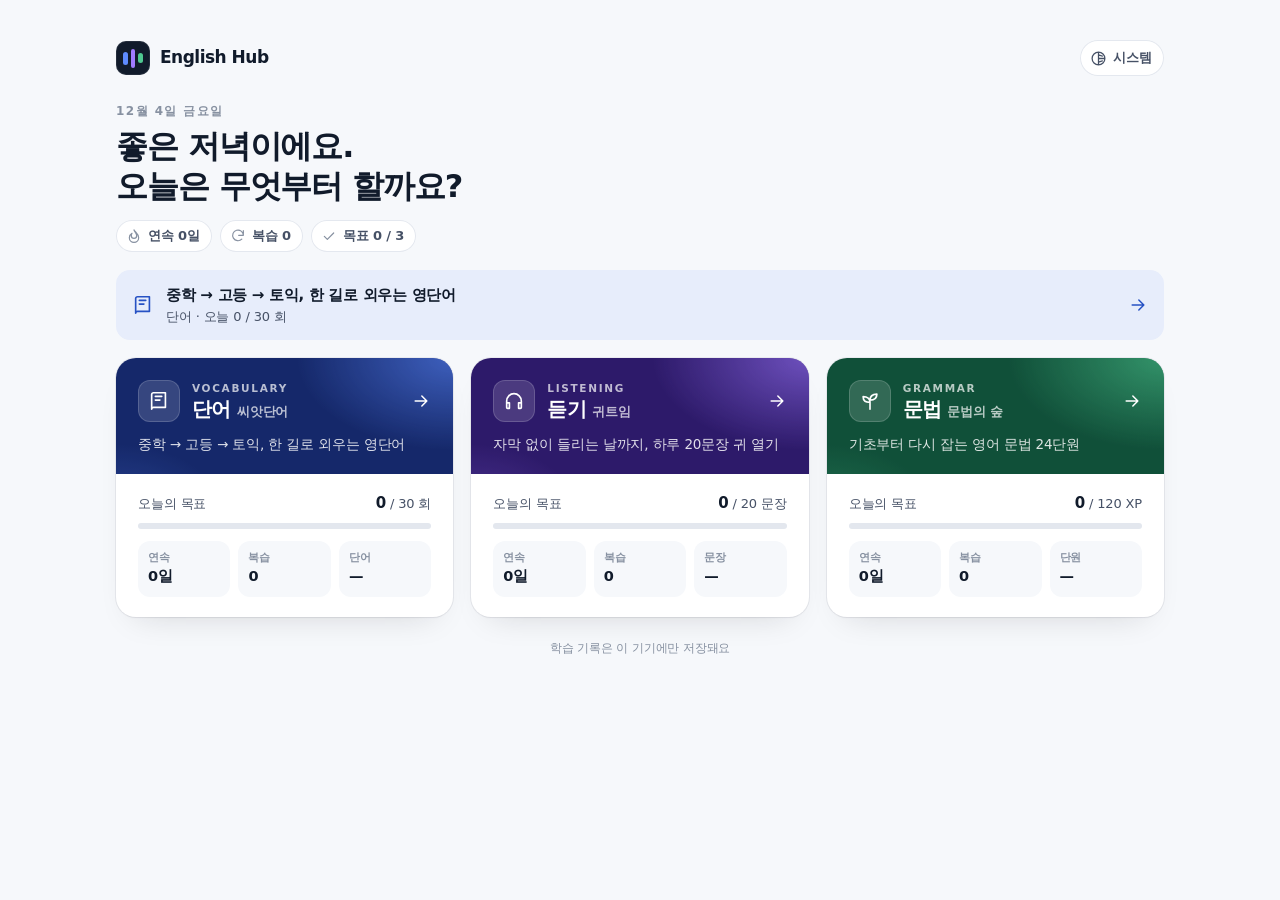
<file: index.html>
<!doctype html>
<html lang="ko" data-theme="light">
<head>
<meta charset="utf-8">
<meta name="viewport" content="width=device-width, initial-scale=1, viewport-fit=cover">
<meta name="theme-color" content="#F6F8FB">
<title>English Hub — 단어 · 듣기 · 문법</title>
<meta name="description" content="단어 · 듣기 · 문법을 한 곳에서 공부하는 영어 학습 앱">
<link rel="icon" href="data:image/svg+xml,%3Csvg xmlns='http://www.w3.org/2000/svg' viewBox='0 0 64 64'%3E%3Crect width='64' height='64' rx='16' fill='%23111B2B'/%3E%3Crect x='15' y='20.500' width='8' height='23' rx='4' fill='%235E8BFF'/%3E%3Crect x='28' y='14' width='8' height='36' rx='4' fill='%23A07BFF'/%3E%3Crect x='41' y='23' width='8' height='18' rx='4' fill='%234FC891'/%3E%3C/svg%3E">
<link rel="manifest" href="manifest.webmanifest">
<link rel="apple-touch-icon" href="icons/apple-touch-icon.png">
<meta name="apple-mobile-web-app-capable" content="yes">
<meta name="mobile-web-app-capable" content="yes">
<meta name="apple-mobile-web-app-title" content="English Hub">
<meta name="apple-mobile-web-app-status-bar-style" content="default">
<meta name="format-detection" content="telephone=no">
<script>
/* 첫 페인트 전에 테마 적용 */
(function () { try { var t = localStorage.getItem('englishhub.theme') || 'auto'; if (t === 'auto') t = matchMedia('(prefers-color-scheme: dark)').matches ? 'dark' : 'light'; document.documentElement.dataset.theme = t; } catch (e) {} })();
</script>
<style>
/* English Hub 통합 홈 — 무채색만 쓰고, 파트 색(단어 파랑 · 듣기 보라 · 문법 초록)은 카드에만 쓴다. */
:root {
  --bg: #F6F8FB; --surface: #FFFFFF; --ink: #111B2B; --ink-2: #465166; --muted: #8791A1; --line: #E4E8EF; --track: #E3E7EE;
  --shadow: 0 0 0 1px rgba(20, 30, 50, .06), 0 1px 2px rgba(20, 20, 30, .04), 0 16px 32px -20px rgba(20, 20, 30, .18);
  --sans: -apple-system, BlinkMacSystemFont, "Pretendard", "Apple SD Gothic Neo", "Noto Sans KR", "Malgun Gothic", system-ui, sans-serif;
}
[data-theme="dark"] {
  --bg: #0C111B; --surface: #141B28; --ink: #EEF1F6; --ink-2: #B4BDCC; --muted: #77839A; --line: #243044; --track: #212B3C;
  --shadow: 0 0 0 1px rgba(255, 255, 255, .06), 0 16px 32px -20px rgba(0, 0, 0, .7);
  color-scheme: dark;
}
.p-word { --brand: #2752C4; --soft: #E7EDFB; --hero: #16296B; --glow: #5E8BFF; }
.p-hear { --brand: #6B3FC4; --soft: #EFE9FB; --hero: #2E1B6B; --glow: #A07BFF; }
.p-grammar { --brand: #1B7A50; --soft: #E2F2EA; --hero: #11503A; --glow: #4FC891; }
[data-theme="dark"] .p-word { --brand: #9DB8FF; --soft: #1B2747; --hero: #16213F; }
[data-theme="dark"] .p-hear { --brand: #C2A8FF; --soft: #271F45; --hero: #221A42; --glow: #9A78F0; }
[data-theme="dark"] .p-grammar { --brand: #8FDDB6; --soft: #173226; --hero: #14312A; }

* { box-sizing: border-box; margin: 0; }
html { -webkit-text-size-adjust: 100%; -webkit-tap-highlight-color: transparent; }
body { background: var(--bg); color: var(--ink); font: 15px/1.5 var(--sans); letter-spacing: -.01em; -webkit-font-smoothing: antialiased; }
a { color: inherit; text-decoration: none; touch-action: manipulation; }
button { font: inherit; color: inherit; background: none; border: 0; padding: 0; cursor: pointer; touch-action: manipulation; }
:focus-visible { outline: 2px solid var(--ink); outline-offset: 2px; border-radius: 10px; }
svg.ic { width: 20px; height: 20px; fill: none; stroke: currentColor; stroke-width: 1.8; stroke-linecap: round; stroke-linejoin: round; flex: none; }

.page { max-width: 1080px; margin: 0 auto; padding: calc(18px + env(safe-area-inset-top)) max(16px, env(safe-area-inset-right)) calc(32px + env(safe-area-inset-bottom)) max(16px, env(safe-area-inset-left)); }
.top { display: flex; align-items: center; justify-content: space-between; gap: 12px; }
.logo { display: flex; align-items: center; gap: 10px; font-weight: 750; font-size: 17px; letter-spacing: -.03em; }
.logo i { width: 34px; height: 34px; border-radius: 10px; background: #111B2B; display: flex; align-items: center; justify-content: center; gap: 3px; box-shadow: inset 0 0 0 1px rgba(255, 255, 255, .08); }
.logo i b { width: 4.5px; border-radius: 3px; }
.theme { display: inline-flex; align-items: center; gap: 6px; height: 36px; padding: 0 12px 0 10px; border-radius: 999px; color: var(--ink-2); font-size: 13px; font-weight: 600; box-shadow: inset 0 0 0 1px var(--line); background: var(--surface); }
.theme .ic { width: 17px; height: 17px; }

.hello { margin-top: 26px; }
.hello small { display: block; font-size: 12px; font-weight: 650; letter-spacing: .12em; color: var(--muted); }
.hello h1 { font-size: clamp(24px, 6.4vw, 32px); line-height: 1.25; letter-spacing: -.035em; margin-top: 6px; word-break: keep-all; }
.pills { display: flex; flex-wrap: wrap; gap: 8px; margin-top: 14px; }
.pill { display: inline-flex; align-items: center; gap: 6px; height: 32px; padding: 0 12px 0 10px; border-radius: 999px; background: var(--surface); box-shadow: inset 0 0 0 1px var(--line); font-size: 13px; font-weight: 650; color: var(--ink-2); font-variant-numeric: tabular-nums; }
.pill .ic { width: 16px; height: 16px; color: var(--muted); }

.next { display: flex; align-items: center; gap: 12px; margin-top: 18px; padding: 14px 16px; border-radius: 14px; background: var(--soft); color: var(--ink); }
.next > .ic { color: var(--brand); width: 22px; height: 22px; }
.next .txt { flex: 1; min-width: 0; font-size: 13px; color: var(--ink-2); }
.next .txt b, .next .txt small { display: block; overflow: hidden; text-overflow: ellipsis; white-space: nowrap; }
.next .txt b { font-size: 15px; font-weight: 700; letter-spacing: -.02em; color: var(--ink); } .next .txt small { font-size: 13px; }
.next .go { color: var(--brand); display: flex; }

.cards { display: grid; gap: 14px; margin-top: 18px; }
.card { display: flex; flex-direction: column; border-radius: 20px; background: var(--surface); box-shadow: var(--shadow); overflow: hidden; transition: transform .15s; }
.card:active { transform: scale(.985); }
.card-hero { position: relative; isolation: isolate; overflow: hidden; padding: 18px 18px 16px; color: #fff; background: var(--hero); }
.card-hero::before { content: ""; position: absolute; inset: 0; z-index: -1; opacity: .8; background:
  radial-gradient(70% 120% at 100% 0%, color-mix(in srgb, var(--glow) 70%, transparent) 0%, transparent 66%),
  radial-gradient(50% 90% at 0% 130%, color-mix(in srgb, var(--glow) 30%, transparent) 0%, transparent 62%); }
.card-top { display: flex; align-items: center; gap: 12px; }
.card-ic { width: 42px; height: 42px; border-radius: 12px; display: grid; place-items: center; background: rgba(255, 255, 255, .14); box-shadow: inset 0 0 0 1px rgba(255, 255, 255, .16); flex: none; }
.card-ic .ic { width: 22px; height: 22px; }
.card-name { flex: 1; min-width: 0; } .card-name small { display: block; font-size: 10.5px; font-weight: 700; letter-spacing: .16em; opacity: .7; }
.card-name b { display: block; font-size: 20px; font-weight: 750; letter-spacing: -.03em; line-height: 1.2; }
.card-name b em { font-style: normal; font-size: 13px; font-weight: 600; opacity: .7; margin-left: 6px; letter-spacing: -.01em; }
.card-hero > p { margin-top: 12px; font-size: 13.5px; opacity: .86; min-height: 20px; overflow: hidden; text-overflow: ellipsis; white-space: nowrap; }
.card-body { padding: 14px 18px 16px; display: grid; gap: 12px; }
.goal { display: flex; align-items: baseline; justify-content: space-between; font-size: 13px; color: var(--ink-2); }
.goal b { font-size: 15px; color: var(--ink); font-variant-numeric: tabular-nums; } .goal .done { color: var(--brand); font-weight: 700; }
.bar { height: 6px; border-radius: 999px; background: var(--track); overflow: hidden; margin-top: -4px; }
.bar i { display: block; height: 100%; border-radius: 999px; background: var(--brand); }
.cells { display: grid; grid-template-columns: repeat(3, 1fr); gap: 8px; }
.cell { background: var(--bg); border-radius: 12px; padding: 9px 10px; min-width: 0; }
.cell small { display: block; font-size: 11px; color: var(--muted); font-weight: 600; }
.cell b { display: block; font-size: 14.5px; font-weight: 700; font-variant-numeric: tabular-nums; white-space: nowrap; overflow: hidden; text-overflow: ellipsis; }
.cell.hot b { color: var(--brand); }
.foot { margin-top: 22px; text-align: center; font-size: 12px; color: var(--muted); }

@media (min-width: 860px) {
  .page { padding-top: 40px; }
  .cards { grid-template-columns: repeat(3, 1fr); gap: 18px; }
  .card-hero { padding: 22px 22px 20px; } .card-body { padding: 18px 22px 20px; }
  .card:hover { transform: translateY(-2px); }
}
@media (prefers-reduced-motion: reduce) { .card { transition: none; } }
</style>
</head>
<body>
<div class="page" id="page"></div>
<noscript><p style="padding:24px">이 앱은 JavaScript가 필요합니다.</p></noscript>
<script src="shared/hub.js" data-root="./"></script>
<script>
(function () {
  'use strict';
  var EH = window.EH;
  var ICON = {
    word: 'M4 5a2 2 0 0 1 2-2h13v16H6a2 2 0 0 0-2 2zM4 19V5M8 7h7M8 11h5',
    hear: 'M4 15v-3a8 8 0 0 1 16 0v3M4 14h3v6H5a1 1 0 0 1-1-1zM20 14h-3v6h2a1 1 0 0 0 1-1z',
    grammar: 'M12 21v-8.5M12 13.5c0-4-2.8-6.2-7.5-6.2 0 4.2 2.8 6.2 7.5 6.2zM12 11c0-3.8 2.6-6.5 7.5-6.5 0 4.6-2.8 6.5-7.5 6.5z',
    auto: 'M12 3a9 9 0 1 0 0 18 9 9 0 0 0 0-18zM12 3v18M12 7l5.5 1.5M12 12h9M12 17l5.5-1.5',
    light: 'M12 4V2M12 22v-2M4 12H2M22 12h-2M5.6 5.6 4.2 4.2M19.8 19.8l-1.4-1.4M5.6 18.4l-1.4 1.4M19.8 4.2l-1.4 1.4M12 7.5a4.5 4.5 0 1 1 0 9 4.5 4.5 0 0 1 0-9z',
    dark: 'M20 14.5A8 8 0 0 1 9.5 4 8 8 0 1 0 20 14.500z',
    flame: 'M12 3c1 3 4 4.5 4 8.500a4 4 0 0 1-8 0c0-1.500.5-2.500 1-3.500C6.5 9.500 5 12 5 14.500a7 7 0 0 0 14 0C19 9 14.500 6.500 12 3z',
    review: 'M20 11a8 8 0 1 0-2.300 5.700M20 4v7h-7',
    arrow: 'M5 12h14M13 6l6 6-6 6',
    check: 'M5 12.500l4.500 4.500L19 7.500'
  };
  var ic = function (n) { return '<svg class="ic" viewBox="0 0 24 24" aria-hidden="true"><path d="' + ICON[n] + '"/></svg>'; };
  var esc = function (s) { return String(s).replace(/[&<>"']/g, function (c) { return { '&': '&amp;', '<': '&lt;', '>': '&gt;', '"': '&quot;', "'": '&#39;' }[c]; }); };
  var num = function (n) { return Number(n).toLocaleString('ko-KR'); };
  var read = function (k) { try { return JSON.parse(localStorage.getItem(k)) || {}; } catch (e) { return {}; } };
  var MODE_LABEL = { auto: '시스템', light: '라이트', dark: '다크' };

  /* 날짜 번호: 단어 · 문법 파트가 쓰는 것과 같은 계산(그 지역 날짜 기준) */
  var dnum = function (d) { d = d || new Date(); return Math.floor(Date.UTC(d.getFullYear(), d.getMonth(), d.getDate()) / 864e5); };
  var ymd = function (d) { return d.getFullYear() + '-' + String(d.getMonth() + 1).padStart(2, '0') + '-' + String(d.getDate()).padStart(2, '0'); };
  function run(has, t) { var d = has(t) ? t : t - 1, n = 0; while (has(d)) { n++; d--; } return n; }

  /* 세 파트의 학습 기록을 저장된 그대로 읽어 요약한다(기록 형식은 각 파트의 것). */
  function stats() {
    var t = dnum(), now = Date.now();
    var W = read('autoword.v1'), H = read('gwiteuim.v1'), G = read('grammar-forest-v1');
    var wd = W.days || {}, ww = W.words || {}, hd = H.days || {}, hs = H.srs || {}, gd = G.days || {}, gs = G.srs || {};
    var hkey = function (n) { return ymd(new Date(n * 864e5 + new Date().getTimezoneOffset() * 6e4 + 432e5)); };
    return {
      word: { today: (wd[t] && wd[t].n) || 0, goal: W.goal || 30, streak: run(function (d) { return wd[d] && wd[d].n; }, t),
        due: Object.keys(ww).filter(function (k) { return ww[k].n > 0 && ww[k].d <= t; }).length },
      hear: { today: hd[ymd(new Date())] || 0, goal: H.goal || 20, streak: run(function (d) { return hd[hkey(d)]; }, t),
        due: Object.keys(hs).filter(function (k) { return hs[k].d <= now; }).length },
      grammar: { today: gd[t] || 0, goal: (G.profile && G.profile.goal) || 120, streak: run(function (d) { return gd[d] > 0; }, t),
        due: Object.keys(gs).filter(function (k) { return gs[k].due <= t; }).length }
    };
  }

  var PARTS = [
    { key: 'word', name: '단어', title: '씨앗단어', eyebrow: 'VOCABULARY', unit: '회', each: '단어', tagline: '중학 → 고등 → 토익, 한 길로 외우는 영단어' },
    { key: 'hear', name: '듣기', title: '귀트임', eyebrow: 'LISTENING', unit: '문장', each: '문장', tagline: '자막 없이 들리는 날까지, 하루 20문장 귀 열기' },
    { key: 'grammar', name: '문법', title: '문법의 숲', eyebrow: 'GRAMMAR', unit: 'XP', each: '단원', tagline: '기초부터 다시 잡는 영어 문법 24단원' }
  ];

  function card(p, s, sum) {
    var done = s.today >= s.goal, pct = Math.max(0, Math.min(100, s.today / s.goal * 100));
    var prog = sum.total ? num(sum.done) + ' / ' + num(sum.total) : '—';
    return '<a class="card p-' + p.key + '" href="' + p.key + '/">'
      + '<div class="card-hero"><div class="card-top"><span class="card-ic">' + ic(p.key) + '</span>'
      + '<span class="card-name"><small>' + p.eyebrow + '</small><b>' + p.name + '<em>' + p.title + '</em></b></span>' + ic('arrow') + '</div>'
      + '<p>' + esc(sum.next || p.tagline) + '</p></div>'
      + '<div class="card-body"><div class="goal"><span>오늘의 목표</span>'
      + (done ? '<span class="done">달성 · ' + num(s.today) + ' ' + p.unit + '</span>' : '<span><b>' + num(s.today) + '</b> / ' + num(s.goal) + ' ' + p.unit + '</span>') + '</div>'
      + '<div class="bar"><i style="width:' + pct + '%"></i></div>'
      + '<div class="cells"><div class="cell"><small>연속</small><b>' + s.streak + '일</b></div>'
      + '<div class="cell' + (s.due ? ' hot' : '') + '"><small>복습</small><b>' + num(s.due) + '</b></div>'
      + '<div class="cell"><small>' + p.each + '</small><b>' + prog + '</b></div></div></div></a>';
  }

  /* 추천 한 줄: 밀린 복습이 가장 많은 파트 → 오늘 목표를 아직 못 채운 파트 → 모두 달성 */
  function suggest(st, sums) {
    var due = PARTS.filter(function (p) { return st[p.key].due > 0; }).sort(function (a, b) { return st[b.key].due - st[a.key].due; })[0];
    if (due) return { p: due, head: due.name + ' 복습 ' + num(st[due.key].due) + '개가 기다려요', sub: '밀린 복습부터 끝내면 오래 기억에 남아요', icon: 'review' };
    var todo = PARTS.filter(function (p) { return st[p.key].today < st[p.key].goal; })[0];
    if (todo) return { p: todo, head: sums[todo.key].next || todo.tagline, sub: todo.name + ' · 오늘 ' + num(st[todo.key].today) + ' / ' + num(st[todo.key].goal) + ' ' + todo.unit, icon: todo.key };
    return { p: PARTS[0], head: '오늘 목표를 모두 채웠어요', sub: '더 하고 싶다면 단어부터 가볍게', icon: 'check' };
  }

  function render() {
    EH.apply();
    var st = stats(), sums = {}, now = new Date(), h = now.getHours();
    PARTS.forEach(function (p) { sums[p.key] = EH.readSummary(p.key); });
    var hello = h < 5 ? '늦은 시간까지 수고해요' : h < 12 ? '좋은 아침이에요' : h < 18 ? '좋은 오후예요' : '좋은 저녁이에요';
    var best = Math.max(st.word.streak, st.hear.streak, st.grammar.streak);
    var due = st.word.due + st.hear.due + st.grammar.due;
    var hit = PARTS.filter(function (p) { return st[p.key].today >= st[p.key].goal; }).length;
    var sg = suggest(st, sums), mode = EH.mode();
    var date = (now.getMonth() + 1) + '월 ' + now.getDate() + '일 ' + '일월화수목금토'[now.getDay()] + '요일';
    document.getElementById('page').innerHTML =
      '<header class="top"><span class="logo"><i><b style="height:13px;background:#5E8BFF"></b><b style="height:19px;background:#A07BFF"></b><b style="height:10px;background:#4FC891"></b></i>English Hub</span>'
      + '<button class="theme" id="theme" aria-label="테마 바꾸기: 지금 ' + MODE_LABEL[mode] + '">' + ic(mode) + MODE_LABEL[mode] + '</button></header>'
      + '<section class="hello"><small>' + date + '</small><h1>' + hello + '.<br>오늘은 무엇부터 할까요?</h1>'
      + '<div class="pills"><span class="pill">' + ic('flame') + '연속 ' + best + '일</span><span class="pill">' + ic('review') + '복습 ' + num(due) + '</span><span class="pill">' + ic('check') + '목표 ' + hit + ' / 3</span></div></section>'
      + '<a class="next p-' + sg.p.key + '" href="' + sg.p.key + '/">' + ic(sg.icon) + '<span class="txt"><b>' + esc(sg.head) + '</b><small>' + esc(sg.sub) + '</small></span><span class="go">' + ic('arrow') + '</span></a>'
      + '<section class="cards">' + PARTS.map(function (p) { return card(p, st[p.key], sums[p.key]); }).join('') + '</section>'
      + '<p class="foot">학습 기록은 이 기기에만 저장돼요</p>';
    document.getElementById('theme').onclick = function () {
      EH.setMode(EH.MODES[(EH.MODES.indexOf(EH.mode()) + 1) % EH.MODES.length]);
      render();
    };
  }

  EH.onSystemChange(render);
  addEventListener('pageshow', render);                 /* 파트에서 돌아왔을 때 숫자를 새로 읽는다 */
  document.addEventListener('visibilitychange', function () { if (!document.hidden) render(); });
  render();
})();
</script>
</body>
</html>
</file>
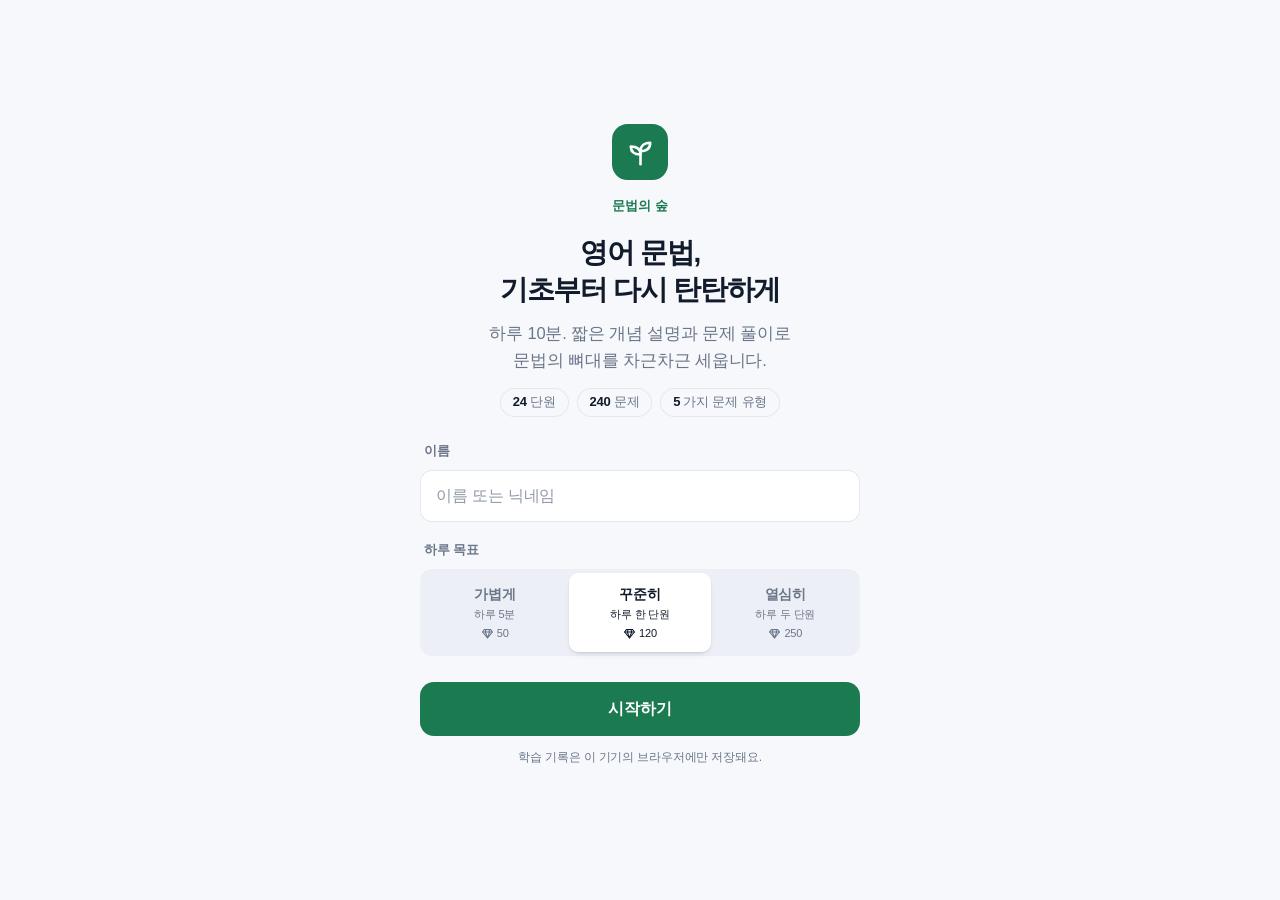
<file: grammar/index.html>
<!doctype html>
<html lang="ko">
<head>
<meta charset="utf-8">
<meta name="viewport" content="width=device-width, initial-scale=1, viewport-fit=cover">
<meta name="color-scheme" content="light dark">
<meta name="theme-color" content="#f6f8fb" media="(prefers-color-scheme: light)">
<meta name="theme-color" content="#0c111b" media="(prefers-color-scheme: dark)">
<title>문법의 숲 · 기초부터 다시 잡는 영어 문법</title>
<link rel="icon" href="data:image/svg+xml,%3Csvg xmlns='http://www.w3.org/2000/svg' viewBox='0 0 32 32'%3E%3Crect width='32' height='32' rx='9' fill='%2311503a'/%3E%3Cg fill='none' stroke='%23fff' stroke-width='2' stroke-linecap='round' stroke-linejoin='round' transform='translate(6.4 6.4) scale(.8)'%3E%3Cpath d='M12 21v-8.5'/%3E%3Cpath d='M12 13.5c0-4-2.8-6.2-7.5-6.2 0 4.2 2.8 6.2 7.5 6.2z'/%3E%3Cpath d='M12 11c0-3.8 2.6-6.5 7.5-6.5 0 4.6-2.8 6.5-7.5 6.5z'/%3E%3C/g%3E%3C/svg%3E">
<link rel="manifest" href="../manifest.webmanifest">
<link rel="apple-touch-icon" href="../icons/apple-touch-icon.png">
<meta name="apple-mobile-web-app-capable" content="yes">
<meta name="mobile-web-app-capable" content="yes">
<meta name="apple-mobile-web-app-title" content="English Hub">
<meta name="apple-mobile-web-app-status-bar-style" content="default">
<meta name="format-detection" content="telephone=no">
<link rel="stylesheet" href="css/style.css">
<script>
/* 첫 페인트 전에 테마 적용 */
(function () { try { var t = localStorage.getItem('englishhub.theme'); if (t === 'light' || t === 'dark') document.documentElement.dataset.theme = t; } catch (e) {} })();
</script>
</head>
<body>
<div id="app" class="app"></div>
<noscript><p style="padding:24px">문법의 숲을 사용하려면 브라우저에서 자바스크립트를 켜 주세요.</p></noscript>
<script src="../shared/hub.js" data-root="../"></script>
<script src="js/data/ch1.js"></script>
<script src="js/data/ch2.js"></script>
<script src="js/data/ch3.js"></script>
<script src="js/data/ch4.js"></script>
<script src="js/data/ch5.js"></script>
<script src="js/data/ch6.js"></script>
<script src="js/core.js"></script>
<script src="js/app.js"></script>
</body>
</html>
</file>
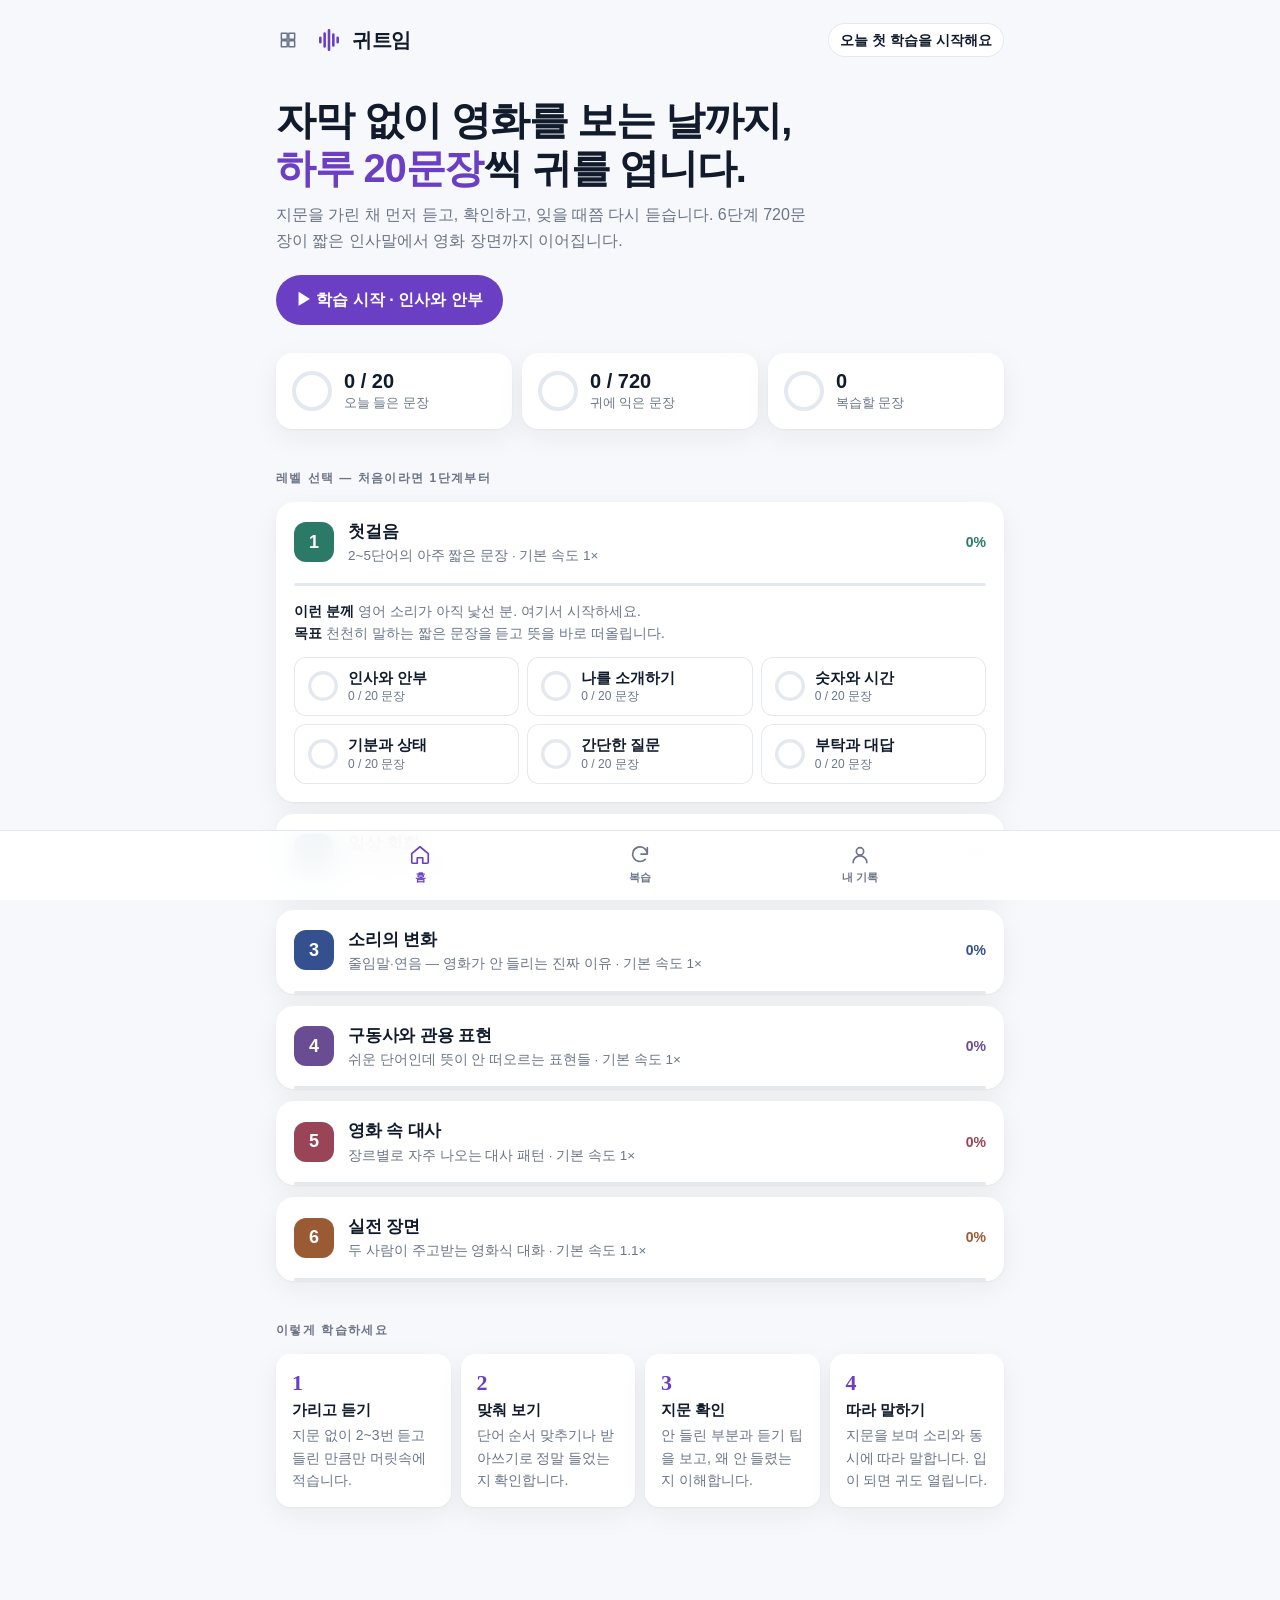
<file: hear/index.html>
<!doctype html>
<html lang="ko">
<head>
<meta charset="utf-8">
<meta name="viewport" content="width=device-width, initial-scale=1, viewport-fit=cover">
<meta name="theme-color" content="#F6F8FB">
<link rel="icon" href="data:image/svg+xml,%3Csvg xmlns='http://www.w3.org/2000/svg' viewBox='0 0 64 64'%3E%3Crect width='64' height='64' rx='16' fill='%232E1B6B'/%3E%3Cpath d='M16 28v8M24 20v24M32 14v36M40 22v20M48 28v8' stroke='%23fff' stroke-width='5' stroke-linecap='round'/%3E%3C/svg%3E">
<link rel="manifest" href="../manifest.webmanifest">
<link rel="apple-touch-icon" href="../icons/apple-touch-icon.png">
<meta name="apple-mobile-web-app-capable" content="yes">
<meta name="mobile-web-app-capable" content="yes">
<meta name="apple-mobile-web-app-title" content="English Hub">
<meta name="apple-mobile-web-app-status-bar-style" content="default">
<meta name="format-detection" content="telephone=no">
<script>
/* 첫 페인트 전에 테마 적용 */
(function () { try { var t = localStorage.getItem('englishhub.theme') || 'auto'; if (t === 'auto') t = matchMedia('(prefers-color-scheme: dark)').matches ? 'dark' : 'light'; document.documentElement.dataset.theme = t; } catch (e) {} })();
</script>
<title>귀트임 — 영어 듣기 훈련</title>
<link rel="stylesheet" href="style.css">
</head>
<body>
<div id="app"></div>
<script src="../shared/hub.js" data-root="../"></script>
<script src="data.js"></script>
<script src="app.js"></script>
</body>
</html>
</file>
<file: grammar/css/style.css>
/* 문법의 숲 — 스타일 */
:root {
  --bg: #f6f8fb;
  --surface: #ffffff;
  --surface-2: #eef1f6;
  --ink: #111b2b;
  --muted: #6b7689;
  --line: #e4e8ef;
  --brand: #1b7a50;
  --brand-d: #15633f;
  --brand-soft: #e2f2ea;
  --accent: #1f8257;
  --accent-d: #15633f;
  --accent-soft: #e2f2ea;
  --ok: #2f7d62;
  --ok-d: #23634d;
  --ok-soft: #e6f1ec;
  --no: #b8433e;
  --no-d: #96332f;
  --no-soft: #f8e9e7;
  --gold: #d9a63a;
  --mark: #cdebdb;
  --on: #ffffff;
  --hero-a: #1c6e4b;
  --hero-b: #0e3a29;
  --sh-1: 0 1px 2px rgba(20, 30, 50, .04);
  --sh-2: 0 1px 2px rgba(20, 30, 50, .04), 0 8px 24px -14px rgba(20, 30, 50, .12);
  --sh-3: 0 2px 4px rgba(20, 30, 50, .05), 0 24px 48px -20px rgba(20, 30, 50, .25);
  --r: 16px;
  --font: -apple-system, BlinkMacSystemFont, "Pretendard", "Apple SD Gothic Neo", "Noto Sans KR", "Malgun Gothic", "Segoe UI", sans-serif;
  --round: var(--font);
  --en: "Iowan Old Style", "Palatino Linotype", Palatino, Georgia, "Apple SD Gothic Neo", "Noto Sans KR", "Malgun Gothic", serif;
}
@media (prefers-color-scheme: dark) {
  :root:not([data-theme="light"]) {
    --bg: #0c111b; --surface: #141b28; --surface-2: #1c2534; --ink: #eef1f6; --muted: #8490a6; --line: #243044;
    --brand: #8fddb6; --brand-d: #6fc79d; --brand-soft: #173226;
    --accent: #7fd4ac; --accent-d: #62bd93; --accent-soft: #173226;
    --ok: #6dbfa4; --ok-d: #4c9f84; --ok-soft: #17302a; --no: #e27d78; --no-d: #bd5650; --no-soft: #381e1e;
    --gold: #e0b65a; --mark: #1f4a38; --on: #0c111b; --hero-a: #1b4a37; --hero-b: #12251e;
    --sh-1: 0 1px 2px rgba(0, 0, 0, .3);
    --sh-2: 0 1px 2px rgba(0, 0, 0, .3), 0 8px 24px -14px rgba(0, 0, 0, .5);
    --sh-3: 0 2px 4px rgba(0, 0, 0, .3), 0 24px 48px -20px rgba(0, 0, 0, .7);
  }
}
:root[data-theme="dark"] {
  --bg: #0c111b; --surface: #141b28; --surface-2: #1c2534; --ink: #eef1f6; --muted: #8490a6; --line: #243044;
  --brand: #8fddb6; --brand-d: #6fc79d; --brand-soft: #173226;
  --accent: #7fd4ac; --accent-d: #62bd93; --accent-soft: #173226;
  --ok: #6dbfa4; --ok-d: #4c9f84; --ok-soft: #17302a; --no: #e27d78; --no-d: #bd5650; --no-soft: #381e1e;
  --gold: #e0b65a; --mark: #1f4a38; --on: #0c111b; --hero-a: #1b4a37; --hero-b: #12251e;
  --sh-1: 0 1px 2px rgba(0, 0, 0, .3);
  --sh-2: 0 1px 2px rgba(0, 0, 0, .3), 0 8px 24px -14px rgba(0, 0, 0, .5);
  --sh-3: 0 2px 4px rgba(0, 0, 0, .3), 0 24px 48px -20px rgba(0, 0, 0, .7);
}

*, *::before, *::after { box-sizing: border-box; }
html { -webkit-text-size-adjust: 100%; }
body {
  margin: 0; background: var(--bg); color: var(--ink);
  font: 16px/1.6 var(--font); letter-spacing: -.011em; -webkit-font-smoothing: antialiased; text-rendering: optimizeLegibility;
  word-break: keep-all; overflow-wrap: anywhere;
}
h1, h2, h3, p, ul, ol { margin: 0; padding: 0; }
ul, ol { list-style: none; }
button, input { font: inherit; color: inherit; letter-spacing: inherit; }
button { cursor: pointer; border: 0; background: none; padding: 0; -webkit-tap-highlight-color: transparent; }
a { color: inherit; text-decoration: none; }
:focus-visible { outline: 3px solid color-mix(in srgb, var(--brand) 45%, transparent); outline-offset: 2px; }
::selection { background: color-mix(in srgb, var(--brand) 24%, transparent); }
mark { background: linear-gradient(transparent 62%, var(--mark) 62%); color: inherit; padding: 0 .08em; font-weight: 700; }
small { font-size: .8125rem; }
.ic { flex: none; vertical-align: -.17em; }

/* ---------- 레이아웃 ---------- */
.main { position: relative; z-index: 1; max-width: 720px; margin: 0 auto; padding: 20px 20px 48px; }
.main.enter { animation: enter .32s cubic-bezier(.2, .8, .2, 1) both; }
.with-nav { padding-bottom: calc(76px + env(safe-area-inset-bottom)); }
.focus .main { min-height: 100dvh; display: flex; flex-direction: column; padding-bottom: 0; }

.nav {
  position: fixed; z-index: 20; left: 0; right: 0; bottom: 0; display: flex;
  background: color-mix(in srgb, var(--surface) 82%, transparent); -webkit-backdrop-filter: saturate(1.8) blur(18px); backdrop-filter: saturate(1.8) blur(18px);
  border-top: 1px solid var(--line); padding-bottom: env(safe-area-inset-bottom);
}
.nav-brand { display: none; }
.nav-item {
  position: relative; isolation: isolate; flex: 1; display: flex; flex-direction: column; align-items: center; gap: 5px;
  padding: 10px 4px 8px; color: var(--muted); font-size: .6875rem; font-weight: 600; transition: color .15s;
}
.nav-item::before {
  content: ""; position: absolute; z-index: -1; top: 6px; left: 50%; width: 58px; height: 32px; margin-left: -29px; border-radius: 16px;
  background: var(--brand-soft); opacity: 0; transform: scaleX(.6); transition: opacity .2s, transform .25s cubic-bezier(.2, .8, .2, 1);
}
.nav-item.on { color: var(--brand); font-weight: 700; }
.nav-item.on::before { opacity: 1; transform: none; }
.nav-item .dot {
  position: absolute; top: 3px; left: calc(50% + 8px); min-width: 18px; height: 18px; padding: 0 5px; border-radius: 9px;
  background: var(--no); color: #fff; font-size: .6875rem; font-weight: 700; line-height: 18px; text-align: center; box-shadow: 0 0 0 2px var(--surface);
}
@media (min-width: 900px) {
  .with-nav { padding-bottom: 0; padding-left: 248px; }
  .nav {
    right: auto; top: 0; width: 248px; flex-direction: column; gap: 2px; padding: 22px 14px;
    border-top: 0; border-right: 1px solid var(--line); background: color-mix(in srgb, var(--surface) 70%, transparent);
  }
  .nav-brand { display: flex; align-items: center; gap: 10px; padding: 0 10px 24px; font-size: 1.0625rem; font-weight: 700; letter-spacing: -.03em; color: var(--ink); }
  .nav-item { flex: none; flex-direction: row; gap: 12px; padding: 11px 14px; border-radius: 12px; font-size: .9375rem; }
  .nav-item::before { display: none; }
  .nav-item:hover { background: var(--surface-2); color: var(--ink); }
  .nav-item.on { background: var(--brand-soft); color: var(--brand); }
  .nav-item .dot { position: static; margin-left: auto; box-shadow: none; }
  .main { padding-top: 32px; }
}

.topbar { display: flex; align-items: center; justify-content: space-between; gap: 12px; padding: 4px 2px 18px; }
.brand { font-size: 1.5rem; font-weight: 700; line-height: 1.2; letter-spacing: -.035em; }
.chips { display: flex; gap: 8px; }
.chip {
  display: inline-flex; align-items: center; gap: 5px; color: var(--muted); border: 1px solid var(--line); border-radius: 999px; padding: 5px 12px 5px 9px;
  font-size: .8125rem; font-weight: 600; line-height: 1.3; font-variant-numeric: tabular-nums;
}
.logo { --s: 32px; width: var(--s); height: var(--s); flex: none; display: grid; place-items: center; border-radius: calc(var(--s) * .28); background: var(--brand); color: var(--on); }

/* ---------- 버튼 ---------- */
.btn {
  position: relative; display: inline-flex; align-items: center; justify-content: center; gap: 8px; min-height: 48px; padding: 10px 22px;
  border-radius: 12px; background: var(--brand); color: var(--on); font-weight: 600; text-align: center; line-height: 1.3;
  transition: transform .12s, filter .15s, background .15s, opacity .15s;
}
.btn:hover { filter: brightness(1.12); }
.btn:active { transform: scale(.985); filter: brightness(.95); }
.btn.big { width: 100%; min-height: 54px; font-size: 1rem; border-radius: 14px; }
.btn.sm { min-height: 38px; padding: 6px 14px; font-size: .875rem; border-radius: 11px; }
.btn.grow, .grow { flex: 1; min-width: 0; }
.btn.accent { background: var(--ink); color: var(--bg); }
.btn.danger { background: var(--no); }
.btn.light { background: var(--surface); color: var(--ink); box-shadow: inset 0 0 0 1px var(--line); }
.btn.light:hover { filter: none; background: var(--surface-2); }
.btn.danger-text { color: var(--no); }
.btn:disabled { background: var(--surface-2); color: color-mix(in srgb, var(--muted) 70%, transparent); box-shadow: inset 0 0 0 1px var(--line); cursor: not-allowed; filter: none; transform: none; }
.link { color: var(--brand); font-weight: 700; font-size: .875rem; padding: 6px 4px; border-radius: 6px; }
.link:hover { text-decoration: underline; text-underline-offset: 3px; }
.icon-btn { width: 40px; height: 40px; flex: none; display: grid; place-items: center; border-radius: 50%; color: var(--muted); transition: background .15s, color .15s; }
.icon-btn:hover { background: var(--surface-2); color: var(--ink); }
.row { display: flex; gap: 10px; }

/* ---------- 카드 ---------- */
.card { background: var(--surface); border: 1px solid var(--line); border-radius: var(--r); padding: 22px; margin-bottom: 16px; }
.card h2, .sec-head h2 { font-size: 1.0625rem; font-weight: 700; letter-spacing: -.02em; margin-bottom: 14px; }
.card h2 small, .sec-head h2 small { color: var(--muted); font: 700 .8125rem var(--round); margin-left: 6px; }
.muted { color: var(--muted); font-size: .875rem; }
.eyebrow { color: var(--muted); font-size: .8125rem; font-weight: 600; }
.fine { color: var(--muted); font-size: .75rem; }
.center { text-align: center; }
.empty { text-align: center; color: var(--muted); font-size: .9375rem; padding: 36px 16px; border: 1.5px dashed var(--line); border-radius: var(--r); }
.tag { display: inline-block; background: var(--surface-2); color: var(--muted); border-radius: 999px; padding: 2px 10px; font: 600 .75rem/1.5 var(--font); }
.tag.retry { background: var(--accent-soft); color: var(--accent-d); }
.stars { display: inline-flex; gap: 1px; color: var(--line); font-size: .875rem; line-height: 1; }
.stars i { font-style: normal; }
.stars i.on { color: var(--gold); }
.goal-bar { height: 8px; border-radius: 4px; background: var(--surface-2); overflow: hidden; }
.goal-bar i { display: block; height: 100%; border-radius: 4px; background: var(--accent); transition: width .5s ease; }

/* ---------- 홈 ---------- */
.hero {
  display: grid; grid-template-columns: 1fr auto; gap: 4px 20px; align-items: center;
  background: radial-gradient(70% 120% at 100% 0%, color-mix(in srgb, var(--accent) 55%, transparent), transparent 68%), linear-gradient(150deg, var(--hero-a), var(--hero-b)); color: #ffffff; border-radius: 20px; padding: 26px 24px 24px; margin-bottom: 36px;
  box-shadow: inset 0 0 0 1px rgba(255, 255, 255, .06), var(--sh-2);
}
.hello { font-size: 1.375rem; font-weight: 600; line-height: 1.35; letter-spacing: -.035em; }
.hero-sub { color: rgba(255, 255, 255, .68); font-size: .9375rem; margin-top: 4px; }
.goal { margin-top: 18px; font-size: .8125rem; font-variant-numeric: tabular-nums; color: rgba(255, 255, 255, .68); white-space: nowrap; }
.goal b { color: #ffffff; font-weight: 600; font-size: 1.0625rem; }
.goal span { margin-left: 10px; padding-left: 10px; border-left: 1px solid rgba(255, 255, 255, .22); }
.hero-ring, .score { position: relative; display: grid; place-items: center; }
.hero-ring { --ring-bg: rgba(255, 255, 255, .14); --ring-fg: #8fe0b8; width: 96px; height: 96px; }
.hero-ring span, .score span { font-size: .8125rem; font-weight: 500; font-variant-numeric: tabular-nums; opacity: .8; }
.hero-ring b, .score b { font-size: 1.625rem; font-weight: 600; letter-spacing: -.04em; margin-right: 1px; opacity: 1; }
.ring { position: absolute; inset: 0; width: 100%; height: 100%; transform: rotate(-90deg); }
.ring circle { fill: none; stroke-width: 5; }
.ring-bg { stroke: var(--ring-bg); }
.ring-fg { stroke: var(--ring-fg); stroke-linecap: round; transition: stroke-dashoffset .8s cubic-bezier(.2, .8, .2, 1); }
.hero-cta { grid-column: 1 / -1; display: flex; flex-direction: column; gap: 10px; margin-top: 22px; }
.hero .btn.accent { background: #ffffff; color: #0e3a29; }
.hero .btn.light { background: rgba(255, 255, 255, .1); color: #ffffff; box-shadow: inset 0 0 0 1px rgba(255, 255, 255, .14); }
.hero .btn.light:hover { background: rgba(255, 255, 255, .16); }

.chapter { margin-bottom: 36px; }
.ch-head { display: flex; align-items: center; gap: 14px; margin-bottom: 14px; padding: 0 4px; }
.ch-emoji { flex: none; min-width: 34px; font: 400 1.75rem/1 var(--en); letter-spacing: -.02em; font-variant-numeric: lining-nums; color: var(--accent); }
.ch-head h2 { font-size: 1.1875rem; font-weight: 700; line-height: 1.3; letter-spacing: -.035em; }
.ch-head p { color: var(--muted); font-size: .8125rem; }
.ch-head > div { flex: 1; min-width: 0; }
.ch-count { display: grid; gap: 7px; justify-items: end; color: var(--muted); font-size: .8125rem; line-height: 1; font-variant-numeric: tabular-nums; white-space: nowrap; }
.ch-count b { color: var(--ink); font-weight: 600; }
.ch-count i { display: block; width: 48px; height: 3px; border-radius: 2px; background: color-mix(in srgb, var(--muted) 20%, transparent); overflow: hidden; }
.ch-count i::after { content: ""; display: block; height: 100%; width: var(--p, 0%); border-radius: 2px; background: var(--brand); }

.units { position: relative; background: var(--surface); border: 1px solid var(--line); border-radius: var(--r); overflow: hidden; }
.units::before { content: ""; position: absolute; z-index: 1; left: 35px; top: 36px; bottom: 36px; width: 1px; background: var(--line); }
.units li + li { border-top: 1px solid var(--line); }
.unit { position: relative; width: 100%; display: flex; align-items: center; gap: 14px; text-align: left; padding: 14px 18px 14px 16px; transition: background .15s; }
.unit:hover { background: color-mix(in srgb, var(--surface-2) 55%, transparent); }
.node {
  position: relative; z-index: 2; width: 40px; height: 40px; flex: none; display: grid; place-items: center; border-radius: 50%;
  font-size: .9375rem; font-weight: 600; font-variant-numeric: tabular-nums; background: var(--surface); color: var(--muted); box-shadow: inset 0 0 0 1px var(--line), 0 0 0 4px var(--surface);
}
.unit-text { flex: 1; min-width: 0; display: flex; flex-direction: column; gap: 1px; }
.unit-text b { font-size: 1rem; font-weight: 600; letter-spacing: -.025em; }
.unit-text small { color: var(--muted); }
.unit-side { display: flex; align-items: center; color: var(--muted); }
.unit.done .node { background: var(--brand-soft); color: var(--brand); box-shadow: 0 0 0 4px var(--surface); }
.unit.open .node { color: var(--ink); }
.unit.current { background: color-mix(in srgb, var(--brand-soft) 55%, var(--surface)); }
.unit.current:hover { background: var(--brand-soft); }
.unit.current .node { background: var(--brand); color: var(--on); box-shadow: 0 0 0 4px var(--surface); }
.unit.locked .unit-text { opacity: .5; }
.unit.locked .node { background: var(--surface-2); box-shadow: 0 0 0 4px var(--surface); color: color-mix(in srgb, var(--muted) 60%, transparent); }
.go { display: inline-flex; align-items: center; gap: 2px; font-style: normal; font-weight: 600; font-size: .8125rem; color: var(--brand); }
.shake { animation: shake .35s; }

/* ---------- 개념 카드 ---------- */
.lesson-top, .play-top { display: flex; align-items: center; gap: 12px; margin: -4px -6px 16px; }
.dots { flex: 1; display: flex; gap: 6px; }
.dots i { flex: 1; height: 4px; border-radius: 2px; background: color-mix(in srgb, var(--muted) 18%, transparent); transition: background .3s; }
.dots i.on, .dots i.past { background: var(--brand); }
.eyebrow + .concept { margin-top: 12px; }
.concept { padding: 28px 24px; border-radius: 20px; }
.concept.slide, .q.slide { animation: slide .34s cubic-bezier(.2, .8, .2, 1) both; }
.concept h3, .book-card h3 { font-size: 1.4375rem; font-weight: 700; line-height: 1.4; letter-spacing: -.035em; margin-bottom: 12px; }
.book-card h3 { font-size: 1.0625rem; margin-bottom: 8px; }
.concept p, .book-card p { font-size: 1.0313rem; line-height: 1.7; }
.concept strong, .book-card strong { color: var(--brand); font-weight: 700; }
.mini { width: 100%; border-collapse: separate; border-spacing: 0; margin-top: 18px; border: 1px solid var(--line); border-radius: 14px; overflow: hidden; font-size: .9375rem; }
.mini th, .mini td { padding: 10px 14px; text-align: left; border-bottom: 1px solid var(--line); vertical-align: top; }
.mini tr:last-child th, .mini tr:last-child td { border-bottom: 0; }
.mini th { width: 44%; background: var(--surface-2); font-weight: 600; color: var(--muted); }
.mini td { font-family: var(--en); font-size: 1rem; }
.ex { display: grid; gap: 8px; margin-top: 18px; }
.ex li, .fb-sent, .note-item { display: flex; gap: 12px; align-items: flex-start; }
.ex li { background: var(--bg); border-radius: 14px; padding: 12px 14px; }
.en { font-family: var(--en); font-size: 1.125rem; line-height: 1.45; }
.ko { color: var(--muted); font-size: .875rem; margin-top: 1px; }
.spk { width: 36px; height: 36px; flex: none; display: grid; place-items: center; border-radius: 50%; background: var(--surface); box-shadow: inset 0 0 0 1px var(--line), var(--sh-1); color: var(--brand); transition: background .15s, transform .1s; }
.spk:hover { background: var(--brand-soft); }
.spk:active { transform: scale(.92); }
.tip { display: flex; gap: 10px; align-items: flex-start; margin-top: 18px; background: var(--accent-soft); color: var(--ink); border-radius: 14px; padding: 12px 14px; }
.tip > .ic { color: var(--accent-d); margin-top: 3px; }
.tip p { font-size: .9375rem; line-height: 1.6; }
.lesson-foot, .play-foot {
  position: sticky; bottom: 0; z-index: 5; margin: auto -20px 0; padding: 14px 20px calc(18px + env(safe-area-inset-bottom));
  background: color-mix(in srgb, var(--bg) 86%, transparent); -webkit-backdrop-filter: blur(14px); backdrop-filter: blur(14px); border-top: 1px solid var(--line);
}
.lesson-foot { display: flex; gap: 10px; }
.lesson-foot .btn { min-height: 54px; border-radius: 14px; }
.focus .concept { margin-bottom: 24px; }

/* ---------- 문제 풀이 ---------- */
.pbar { flex: 1; height: 6px; border-radius: 3px; background: color-mix(in srgb, var(--muted) 18%, transparent); overflow: hidden; }
.pbar i { display: block; height: 100%; min-width: 6px; border-radius: 3px; background: var(--brand); transition: width .5s cubic-bezier(.2, .8, .2, 1); }
.combo { display: inline-flex; align-items: center; justify-content: flex-end; gap: 3px; min-width: 44px; font-size: .875rem; font-weight: 600; font-variant-numeric: tabular-nums; color: var(--muted); opacity: .45; transition: opacity .2s, color .2s; }
.combo.on { opacity: 1; color: var(--accent); }
.q { padding: 12px 0 32px; }
.q-kind { display: flex; align-items: center; gap: 8px; flex-wrap: wrap; font-size: .9375rem; font-weight: 600; color: var(--muted); margin-bottom: 14px; }
.q-sent { font: 400 1.75rem/1.5 var(--en); letter-spacing: -.01em; }
.q-sent.ko-big { font-family: var(--font); font-weight: 600; font-size: 1.375rem; letter-spacing: -.035em; line-height: 1.5; }
.q-ko { color: var(--muted); margin-top: 8px; }
.blank { display: inline-block; min-width: 80px; height: 1.2em; vertical-align: -.22em; border-radius: 8px 8px 0 0; background: color-mix(in srgb, var(--brand) 8%, transparent); border-bottom: 2.5px solid var(--brand); margin: 0 4px; }
.blank.filled { height: auto; min-width: 0; vertical-align: baseline; padding: 0 8px; border-bottom: 0; border-radius: 8px; background: var(--ok-soft); color: var(--ok); font-weight: 700; }
.blank-input {
  width: 9em; max-width: 100%; margin: 0 4px; padding: 2px 12px; border: 0; border-radius: 10px; box-shadow: inset 0 0 0 1px var(--line), inset 0 -2px 0 var(--brand);
  background: var(--surface); font: 400 1.5rem var(--en); color: var(--ink); transition: box-shadow .15s;
}
.blank-input:focus { outline: none; box-shadow: inset 0 0 0 1.5px var(--brand), inset 0 -2.5px 0 var(--brand), 0 0 0 4px color-mix(in srgb, var(--brand) 16%, transparent); }

.opts { display: grid; gap: 10px; margin-top: 30px; }
.opts.two { grid-template-columns: 1fr 1fr; }
@media (min-width: 560px) { .opts { grid-template-columns: 1fr 1fr; } }
.opt {
  display: flex; align-items: center; gap: 12px; min-height: 58px; padding: 12px 18px; text-align: left;
  background: var(--surface); border-radius: 14px; box-shadow: inset 0 0 0 1px var(--line);
  font: 400 1.1875rem var(--en); transition: transform .1s, box-shadow .15s, background .15s, opacity .2s;
}
.opt:hover:not(:disabled) { box-shadow: inset 0 0 0 1px color-mix(in srgb, var(--ink) 40%, var(--line)); }
.opt:active:not(:disabled) { transform: scale(.985); }
.opt kbd { width: 24px; height: 24px; flex: none; display: grid; place-items: center; border-radius: 7px; box-shadow: inset 0 0 0 1px var(--line); font: 600 .75rem var(--font); color: var(--muted); transition: background .15s, color .15s; }
.opt.sel { background: var(--brand-soft); box-shadow: inset 0 0 0 1.5px var(--brand); }
.opt.sel kbd { background: var(--brand); color: var(--on); box-shadow: none; }
.opt.right { background: var(--ok-soft); box-shadow: inset 0 0 0 1.5px var(--ok); color: var(--ok); }
.opt.right kbd { background: var(--ok); color: var(--on); box-shadow: none; }
.opt.wrong { background: var(--no-soft); box-shadow: inset 0 0 0 1.5px var(--no); color: var(--no); }
.opt.wrong kbd { background: var(--no); color: var(--on); box-shadow: none; }
.opt.dim { opacity: .45; }
.opt:disabled { cursor: default; }
.opt.ox { flex-direction: column; gap: 2px; padding: 22px 10px 18px; text-align: center; font-family: var(--font); font-size: .9375rem; font-weight: 600; position: relative; }
.opt.ox kbd { position: absolute; top: 12px; left: 12px; }
.ox-mark { font: 400 2.25rem/1.15 var(--en); }
@media (hover: none) { .opt kbd { display: none; } }

.toks { line-height: 2.1; }
.tok { display: inline-block; padding: 0 8px; border-radius: 8px; background: var(--surface); box-shadow: inset 0 0 0 1px var(--line); font: inherit; line-height: 1.5; transition: background .12s, box-shadow .12s; }
button.tok:hover:not(:disabled) { box-shadow: inset 0 0 0 1.5px color-mix(in srgb, var(--accent) 60%, var(--line)); }
.tok.sel { background: var(--accent-soft); box-shadow: inset 0 0 0 1.5px var(--accent); }
.tok.wrong { background: var(--no-soft); box-shadow: inset 0 0 0 1.5px var(--no); }
.tok.strike { background: var(--no-soft); color: var(--no); text-decoration: line-through; box-shadow: none; }
.tok.new { background: var(--ok-soft); color: var(--ok); font-weight: 700; box-shadow: none; margin-left: 4px; }
.tok:disabled { cursor: default; }

.answer-line {
  display: flex; flex-wrap: wrap; gap: 8px; align-content: flex-start; min-height: 120px; margin-top: 22px; padding: 14px; border-radius: 18px;
  background: color-mix(in srgb, var(--surface-2) 60%, transparent); box-shadow: inset 0 0 0 1.5px var(--line); transition: background .2s, box-shadow .2s;
}
.answer-line.right { background: var(--ok-soft); box-shadow: inset 0 0 0 2px var(--ok); }
.answer-line.wrong { background: var(--no-soft); box-shadow: inset 0 0 0 2px var(--no); }
.placeholder { color: var(--muted); font-size: .9375rem; align-self: center; margin: auto; }
.bank { display: flex; flex-wrap: wrap; gap: 8px; justify-content: center; margin-top: 24px; }
.tile { min-height: 44px; padding: 6px 15px; border-radius: 10px; background: var(--surface); box-shadow: inset 0 0 0 1px var(--line), var(--sh-1); font: 400 1.125rem var(--en); animation: pop .16s ease both; transition: transform .1s; }
.tile:hover:not(:disabled) { transform: translateY(-1px); }
.tile:active:not(:disabled) { transform: scale(.96); }
.tile.ghost { color: transparent; background: var(--surface-2); box-shadow: none; animation: none; user-select: none; display: inline-flex; align-items: center; opacity: .7; }
.tile:disabled { cursor: default; }

.play-foot.fb {
  animation: rise .28s cubic-bezier(.2, .8, .2, 1) both; border-top: 0; border-radius: 20px 20px 0 0; padding-top: 22px;
  -webkit-backdrop-filter: none; backdrop-filter: none; box-shadow: 0 -18px 40px -24px rgba(0, 0, 0, .25);
}
.play-foot.ok { background: var(--ok-soft); }
.play-foot.no { background: var(--no-soft); }
.fb-in { display: grid; gap: 10px; }
.fb-head { display: flex; align-items: center; gap: 10px; font-size: 1.0625rem; font-weight: 700; letter-spacing: -.03em; }
.fb-head span { width: 26px; height: 26px; flex: none; display: grid; place-items: center; border-radius: 50%; color: var(--on); }
.fb-head em { display: inline-flex; align-items: center; gap: 4px; margin-left: auto; font-size: .875rem; font-weight: 600; font-style: normal; font-variant-numeric: tabular-nums; }
.ok .fb-head { color: var(--ok); } .ok .fb-head span { background: var(--ok); }
.no .fb-head { color: var(--no); } .no .fb-head span { background: var(--no); }
.fb-ans { font-family: var(--en); font-size: 1.0625rem; font-weight: 700; }
.fb-ans b { font: 700 .6875rem var(--font); background: var(--no); color: var(--on); border-radius: 999px; padding: 3px 9px; margin-right: 6px; vertical-align: 2px; }
.fb-ex { font-size: .9688rem; line-height: 1.65; }
.fb-sent { background: color-mix(in srgb, var(--surface) 72%, transparent); border-radius: 14px; padding: 12px 14px; }
.fb-note { font-size: .8125rem; color: var(--muted); }
.fb .btn { margin-top: 6px; }
.ok .btn { background: var(--ok); }

/* ---------- 결과 ---------- */
.result-in, .welcome { margin: auto 0; padding: 32px 0 40px; display: flex; flex-direction: column; align-items: center; text-align: center; gap: 12px; }
.result-in h1, .welcome h1 { font-size: 1.75rem; font-weight: 700; line-height: 1.3; letter-spacing: -.045em; }
.score { --ring-bg: color-mix(in srgb, var(--muted) 18%, transparent); --ring-fg: var(--brand); width: 128px; height: 128px; margin-bottom: 8px; }
.score b { font-size: 2.25rem; }
.wordmark { font-size: .8125rem; font-weight: 700; letter-spacing: .02em; color: var(--brand); margin: 4px 0 6px; }
.lead { color: var(--muted); font-size: 1.0313rem; line-height: 1.65; }
.lead b { color: var(--ink); }
.big-stars .stars { font-size: 1.5rem; gap: 4px; }
.big-stars .stars i.on { animation: fade .4s ease both; }
.big-stars .stars i:nth-child(2) { animation-delay: .15s; }
.big-stars .stars i:nth-child(3) { animation-delay: .3s; }
.stat-row { display: grid; grid-template-columns: repeat(3, 1fr); gap: 10px; width: 100%; margin: 10px 0 4px; }
.stat { background: var(--surface); border: 1px solid var(--line); border-radius: 14px; padding: 16px 6px 14px; display: flex; flex-direction: column; gap: 2px; }
.stat b { font-size: 1.5rem; font-weight: 600; line-height: 1.25; letter-spacing: -.04em; font-variant-numeric: tabular-nums; }
.stat b small { font-size: .9375rem; font-weight: 500; color: var(--muted); letter-spacing: 0; }
.stat span { color: var(--muted); font-size: .8125rem; }
.stat.hot { background: var(--accent-soft); border-color: transparent; }
.stat.hot b { color: var(--accent-d); }
.banner { width: 100%; display: flex; align-items: center; justify-content: center; gap: 8px; flex-wrap: wrap; background: var(--brand-soft); color: var(--ink); border-radius: 14px; padding: 13px 16px; font-size: .9375rem; }
.banner > .ic { color: var(--brand); }
.banner.lv { background: var(--accent-soft); }
.banner.lv > .ic { color: var(--accent-d); }
.banner.badge-new { justify-content: flex-start; flex-wrap: nowrap; gap: 14px; text-align: left; background: var(--surface); box-shadow: inset 0 0 0 1px var(--line); }
.banner.badge-new span { width: 44px; height: 44px; flex: none; display: grid; place-items: center; border-radius: 50%; background: var(--accent-soft); color: var(--accent); }
.banner.badge-new small { display: block; color: var(--muted); }
.note { color: var(--muted); font-size: .875rem; }
.result-btns { display: grid; gap: 12px; width: 100%; margin-top: 14px; }
@media (prefers-color-scheme: dark) {
  :root:not([data-theme="light"]) .stat.hot b, :root:not([data-theme="light"]) .tag.retry, :root:not([data-theme="light"]) .tip > .ic, :root:not([data-theme="light"]) .banner.lv > .ic { color: var(--accent); }
}
:root[data-theme="dark"] .stat.hot b, :root[data-theme="dark"] .tag.retry, :root[data-theme="dark"] .tip > .ic, :root[data-theme="dark"] .banner.lv > .ic { color: var(--accent); }

/* ---------- 복습 ---------- */
.review-main { display: grid; gap: 14px; padding: 24px; }
.review-main .btn { grid-column: 1 / -1; }
.bignum { font-size: 3rem; font-weight: 600; line-height: 1.1; letter-spacing: -.05em; color: var(--ink); font-variant-numeric: tabular-nums; margin: 2px 0 4px; }
.bignum small { font: 600 1rem var(--font); letter-spacing: 0; color: var(--muted); margin-left: 6px; }
.row-card { display: flex; align-items: center; justify-content: space-between; gap: 12px; }
.sec-head { display: flex; align-items: center; justify-content: space-between; margin: 28px 4px 0; }
.notes { display: grid; gap: 10px; }
.note-item { background: var(--surface); border: 1px solid var(--line); border-radius: 14px; padding: 16px; }
.note-body { flex: 1; min-width: 0; }
.note-meta { display: flex; align-items: center; flex-wrap: wrap; gap: 10px; margin-top: 10px; color: var(--muted); font-size: .75rem; font-weight: 600; }
.boxes { display: inline-flex; gap: 3px; }
.boxes i { width: 14px; height: 5px; border-radius: 3px; background: var(--surface-2); }
.boxes i.on { background: var(--brand); }

/* ---------- 문법 사전 ---------- */
.search { display: flex; align-items: center; gap: 10px; color: var(--muted); background: var(--surface); border-radius: 12px; padding: 0 16px; margin-bottom: 8px; box-shadow: inset 0 0 0 1px var(--line); transition: box-shadow .15s; }
.search:focus-within { color: var(--brand); box-shadow: inset 0 0 0 1.5px var(--brand), 0 0 0 4px color-mix(in srgb, var(--brand) 14%, transparent); }
.search input { flex: 1; min-width: 0; height: 52px; border: 0; background: none; outline: none; color: var(--ink); }
.search input::placeholder, .field input::placeholder { color: color-mix(in srgb, var(--muted) 75%, transparent); }
.book-ch { display: flex; align-items: baseline; gap: 10px; font-size: 1rem; font-weight: 700; letter-spacing: -.03em; margin: 28px 4px 10px; }
.book-ch span { font: 400 1.125rem var(--en); color: var(--accent); }
.book-unit { background: var(--surface); border: 1px solid var(--line); border-radius: 14px; margin-bottom: 8px; padding: 0 18px; }
.book-unit summary { display: flex; align-items: baseline; gap: 10px; padding: 15px 0; cursor: pointer; list-style: none; }
.book-unit summary::-webkit-details-marker { display: none; }
.book-unit summary::after { content: ""; align-self: center; width: 8px; height: 8px; margin: -4px 4px 0 auto; flex: none; border-right: 2px solid var(--muted); border-bottom: 2px solid var(--muted); transform: rotate(45deg); transition: transform .2s; }
.book-unit[open] summary::after { transform: rotate(225deg); margin-top: 4px; }
.book-unit summary b { font-weight: 700; letter-spacing: -.02em; }
.book-unit summary small { color: var(--muted); }
.book-card { padding: 18px 0; border-top: 1px solid var(--line); }
.book-unit > .btn { margin: 4px 0 18px; }

/* ---------- 내 기록 ---------- */
.profile { display: flex; align-items: center; gap: 18px; }
.avatar { width: 60px; height: 60px; flex: none; display: grid; place-items: center; border-radius: 50%; background: var(--brand); color: var(--on); font-size: 1.5rem; font-weight: 600; }
.name-row { display: flex; align-items: center; justify-content: space-between; gap: 8px; }
.name-row b { font-size: 1.3125rem; font-weight: 700; letter-spacing: -.03em; }
.lv { color: var(--muted); font-size: .875rem; font-weight: 500; margin-bottom: 10px; }
.profile .goal-bar { margin-bottom: 6px; }
.profile .goal-bar i { background: var(--brand); }
.profile small .ic { margin-right: 2px; }
.grid { display: grid; grid-template-columns: repeat(3, 1fr); gap: 10px; margin-bottom: 16px; }
.tile-stat { background: var(--surface); border: 1px solid var(--line); border-radius: 14px; padding: 16px 14px 14px; display: flex; flex-direction: column; align-items: flex-start; }
.ti { color: var(--muted); margin-bottom: 10px; display: flex; }
.tile-stat b { font-size: 1.375rem; font-weight: 600; line-height: 1.25; letter-spacing: -.04em; font-variant-numeric: tabular-nums; }
.tile-stat small { color: var(--muted); font-size: .75rem; }
.week { display: grid; grid-template-columns: repeat(7, 1fr); gap: 10px; height: 156px; }
.day { display: flex; flex-direction: column; align-items: center; gap: 6px; min-width: 0; }
.day em { font-size: .6875rem; font-weight: 600; font-style: normal; color: var(--muted); height: 16px; font-variant-numeric: tabular-nums; }
.day .bar { flex: 1; width: 100%; max-width: 20px; display: flex; align-items: flex-end; background: color-mix(in srgb, var(--surface-2) 65%, transparent); border-radius: 6px; overflow: hidden; }
.day .bar i { width: 100%; background: color-mix(in srgb, var(--brand) 40%, var(--surface-2)); border-radius: 6px; }
.day .bar i.full { background: var(--brand); }
.day span { width: 26px; height: 26px; display: grid; place-items: center; border-radius: 50%; font-size: .75rem; font-weight: 600; color: var(--muted); }
.day.today span { background: var(--brand); color: var(--on); font-weight: 700; }
.badges { display: grid; grid-template-columns: repeat(auto-fill, minmax(124px, 1fr)); gap: 10px; }
.badge { display: flex; flex-direction: column; align-items: center; text-align: center; padding: 16px 8px 14px; border-radius: 14px; box-shadow: inset 0 0 0 1px var(--line); }
.badge span { width: 44px; height: 44px; display: grid; place-items: center; border-radius: 50%; background: var(--surface-2); color: var(--muted); margin-bottom: 10px; }
.badge:not(.got) span { opacity: .55; }
.badge b { font-size: .8125rem; font-weight: 700; }
.badge small { font-size: .6875rem; color: var(--muted); line-height: 1.4; margin-top: 2px; }
.badge.got { box-shadow: inset 0 0 0 1px color-mix(in srgb, var(--accent) 45%, var(--line)); }
.badge.got span { background: var(--accent-soft); color: var(--accent); }
.badge:not(.got) b { color: var(--muted); }
.set-row { display: flex; align-items: center; justify-content: space-between; gap: 12px; padding: 16px 0; border-top: 1px solid var(--line); }
.set-row.col { flex-direction: column; align-items: stretch; gap: 10px; }
.set-row b { font-weight: 600; }
.set-row small { display: block; color: var(--muted); }
.settings { padding-bottom: 6px; }
.settings h2 { margin-bottom: 8px; }
.switch { appearance: none; -webkit-appearance: none; width: 50px; height: 30px; flex: none; margin: 0; border-radius: 15px; background: color-mix(in srgb, var(--muted) 30%, var(--surface-2)); position: relative; cursor: pointer; transition: background .2s; }
.switch::after { content: ""; position: absolute; top: 3px; left: 3px; width: 24px; height: 24px; border-radius: 50%; background: #fff; box-shadow: 0 1px 3px rgba(0, 0, 0, .25); transition: transform .22s cubic-bezier(.2, .8, .2, 1); }
.switch:checked { background: var(--brand); }
.switch:checked::after { transform: translateX(20px); }
.seg { display: grid; grid-auto-flow: column; grid-auto-columns: 1fr; gap: 4px; background: var(--surface-2); border-radius: 12px; padding: 4px; }
.seg-btn { display: flex; flex-direction: column; align-items: center; gap: 1px; padding: 10px 4px; border-radius: 9px; font-weight: 600; font-size: .875rem; color: var(--muted); transition: background .15s, color .15s, box-shadow .15s; }
.seg-btn b { font-weight: 700; }
.seg-btn small { font-size: .6875rem; font-weight: 500; }
.seg-xp { display: inline-flex; align-items: center; gap: 3px; font-variant-numeric: tabular-nums; }
.seg-btn.on { background: var(--surface); color: var(--ink); box-shadow: 0 1px 2px rgba(0, 0, 0, .08), 0 4px 10px -4px rgba(0, 0, 0, .14); }
.seg-btn.on b { color: var(--ink); }

/* ---------- 온보딩 ---------- */
.welcome { max-width: 440px; min-height: 100dvh; justify-content: center; margin: 0 auto; }
.feats { display: flex; gap: 8px; flex-wrap: wrap; justify-content: center; margin: 2px 0 6px; }
.feats li { border-radius: 999px; padding: 4px 13px; font-size: .8125rem; color: var(--muted); box-shadow: inset 0 0 0 1px var(--line); }
.feats b { font-weight: 700; color: var(--ink); margin-right: 3px; font-variant-numeric: tabular-nums; }
.field { width: 100%; display: grid; gap: 8px; text-align: left; margin-top: 6px; }
.field > span { font-weight: 600; font-size: .8125rem; color: var(--muted); padding-left: 4px; }
.field input, .modal-card input { width: 100%; height: 52px; padding: 0 16px; border: 0; border-radius: 12px; background: var(--surface); box-shadow: inset 0 0 0 1px var(--line); transition: box-shadow .15s; }
.field input:focus, .modal-card input:focus { outline: none; box-shadow: inset 0 0 0 1.5px var(--brand), 0 0 0 4px color-mix(in srgb, var(--brand) 14%, transparent); }
.welcome .seg { background: color-mix(in srgb, var(--surface-2) 80%, var(--line)); }
.welcome .btn { margin-top: 14px; }

/* ---------- 오버레이 ---------- */
.toast {
  position: fixed; z-index: 60; left: 50%; bottom: calc(100px + env(safe-area-inset-bottom)); transform: translate(-50%, 16px) scale(.96);
  background: color-mix(in srgb, var(--ink) 92%, transparent); color: var(--bg); padding: 11px 20px; border-radius: 999px; font-size: .875rem; font-weight: 600;
  -webkit-backdrop-filter: blur(10px); backdrop-filter: blur(10px); box-shadow: var(--sh-3);
  opacity: 0; pointer-events: none; transition: opacity .2s, transform .25s cubic-bezier(.2, .8, .2, 1); max-width: calc(100vw - 32px); text-align: center;
}
.toast.show { opacity: 1; transform: translate(-50%, 0); }
.modal { position: fixed; inset: 0; z-index: 50; display: grid; place-items: center; padding: 20px; background: rgba(8, 16, 12, .45); -webkit-backdrop-filter: blur(6px); backdrop-filter: blur(6px); animation: fade .18s both; }
.modal-card { width: 100%; max-width: 380px; background: var(--surface); border-radius: 20px; padding: 26px 24px 22px; display: grid; gap: 10px; box-shadow: var(--sh-3); animation: pop .22s cubic-bezier(.2, .8, .2, 1) both; }
.modal-card h3 { font-size: 1.25rem; font-weight: 700; letter-spacing: -.03em; }
.modal-card p { color: var(--muted); font-size: .9375rem; }
.modal-btns { display: grid; gap: 10px; margin-top: 10px; }

@keyframes fade { from { opacity: 0; } to { opacity: 1; } }
@keyframes enter { from { opacity: 0; transform: translateY(8px); } to { opacity: 1; transform: none; } }
@keyframes slide { from { opacity: 0; transform: translateX(20px); } to { opacity: 1; transform: none; } }
@keyframes rise { from { transform: translateY(40px); opacity: 0; } to { transform: none; opacity: 1; } }
@keyframes pop { from { transform: scale(.96); opacity: 0; } to { transform: none; opacity: 1; } }
@keyframes shake { 20%, 60% { transform: translateX(-5px); } 40%, 80% { transform: translateX(5px); } }
@media (prefers-reduced-motion: reduce) {
  *, *::before, *::after { animation-duration: .001s !important; animation-iteration-count: 1 !important; transition-duration: .001s !important; }
}

/* ───────── English Hub: 통합 홈 링크 ───────── */
.brand-row { display: flex; align-items: center; gap: 6px; min-width: 0; }
.hub-btn { width: 40px; height: 40px; margin-left: -8px; border-radius: 12px; display: grid; place-items: center; color: var(--muted); flex: none; }
.hub-btn:hover { background: var(--surface-2); color: var(--ink); }
.nav-hub { display: none; }
@media (min-width: 900px) {
  .topbar .hub-btn { display: none; }
  .nav-hub { display: flex; align-items: center; gap: 10px; padding: 9px 12px; margin: -12px 0 12px; border-radius: 10px; color: var(--muted); font-weight: 600; font-size: .875rem; text-decoration: none; }
  .nav-hub:hover { background: var(--surface-2); color: var(--ink); }
}
.brand { display: flex; align-items: center; gap: 8px; } .brand-ic { width: 28px; height: 28px; color: var(--brand); flex: none; }
</file>
<file: hear/style.css>
:root {
  /* Auto Word 와 같은 팔레트 (autoeng/theme.py 의 LIGHT · DARK 와 맞춘다) */
  --bg: #F6F8FB; --surface: #FFFFFF; --ink: #111B2B; --muted: #6B7587; --line: #E4E8EF;
  --accent: #6B3FC4; --on-accent: #fff; --soft: #EBEEF3; --accent-soft: #EFE9FB;
  --bad: #B8433E; --mid: #B58A3C; --good: #2F7D62;
  --l1: #2B7A68; --l2: #2F6E8E; --l3: #34508F; --l4: #6A4C93; --l5: #9A4458; --l6: #9A5B34;
  --serif: "Iowan Old Style", "Palatino Linotype", Palatino, Georgia, serif;
  --sans: -apple-system, BlinkMacSystemFont, "Pretendard", "Apple SD Gothic Neo", "Noto Sans KR", "Segoe UI", sans-serif;
  --shadow: 0 1px 2px rgba(40, 30, 10, .05), 0 8px 28px rgba(40, 30, 10, .06);
}
/* English Hub: 테마는 허브가 정한다(<html data-theme>). 파트 색은 보라. */
:root[data-theme="dark"] {
  --bg: #0C111B; --surface: #141B28; --ink: #EEF1F6; --muted: #8A95A9; --line: #243044;
  --accent: #C2A8FF; --on-accent: #0C111B; --soft: #212B3C; --accent-soft: #271F45;
  --bad: #E27D78; --mid: #D4B06A; --good: #6DBFA4;
  --l1: #6DBFA4; --l2: #7DB9D6; --l3: #8EA6E0; --l4: #B39BDD; --l5: #E093A5; --l6: #D2A07A;
  --shadow: 0 1px 2px rgba(0, 0, 0, .3), 0 8px 28px rgba(0, 0, 0, .25);
  color-scheme: dark;
}
* { box-sizing: border-box; }
html { -webkit-text-size-adjust: 100%; -webkit-tap-highlight-color: transparent; }
button, a { touch-action: manipulation; }
body { margin: 0; background: var(--bg); color: var(--ink); font: 16px/1.6 var(--sans); -webkit-font-smoothing: antialiased; }
button { font: inherit; color: inherit; background: none; border: 0; padding: 0; cursor: pointer; text-align: inherit; }
button:focus-visible, select:focus-visible, input:focus-visible { outline: 2px solid var(--accent); outline-offset: 2px; }
#app { max-width: 760px; margin: 0 auto; padding: calc(20px + env(safe-area-inset-top)) max(16px, env(safe-area-inset-right)) calc(96px + env(safe-area-inset-bottom)) max(16px, env(safe-area-inset-left)); }
h1, h2, h3, p { margin: 0; }
small { color: var(--muted); }

/* ---------- 공통 ---------- */
.btn { display: inline-flex; align-items: center; justify-content: center; gap: 8px; padding: 12px 20px; border-radius: 999px; background: var(--accent); color: var(--on-accent); font-weight: 650; transition: transform .12s, opacity .12s; }
.btn:hover { opacity: .9; } .btn:active { transform: scale(.97); }
.btn.line { background: none; color: var(--ink); box-shadow: inset 0 0 0 1.5px var(--line); }
.bar { height: 4px; background: var(--line); border-radius: 4px; overflow: hidden; }
.bar i { display: block; height: 100%; background: var(--c, var(--accent)); border-radius: 4px; transition: width .4s; }
.eyebrow { font-size: 12px; font-weight: 700; letter-spacing: .12em; color: var(--muted); text-transform: uppercase; margin: 40px 0 14px; }
.notice { background: var(--soft); border-radius: 14px; padding: 14px 16px; font-size: 14px; margin-top: 16px; }

/* ---------- 홈 ---------- */
.top { display: flex; align-items: center; justify-content: space-between; }
.brand { display: flex; align-items: center; gap: 10px; font-weight: 800; font-size: 20px; letter-spacing: -.02em; }
.brand svg { color: var(--accent); }
.streak { font-size: 14px; font-weight: 650; padding: 6px 12px; border-radius: 999px; background: var(--surface); box-shadow: inset 0 0 0 1px var(--line); }
.hero { margin-top: 36px; }
.hero h1 { font-size: clamp(28px, 6vw, 40px); line-height: 1.2; letter-spacing: -.03em; text-wrap: balance; }
.hero h1 em { font-style: normal; color: var(--accent); }
.hero p { color: var(--muted); margin-top: 10px; max-width: 34em; }
.hero-cta { display: flex; flex-wrap: wrap; gap: 10px; margin-top: 22px; }
.stats { display: grid; grid-template-columns: repeat(3, 1fr); gap: 10px; margin-top: 28px; }
.stat { background: var(--surface); border-radius: 16px; padding: 16px; box-shadow: var(--shadow); display: flex; align-items: center; gap: 12px; min-width: 0; }
.stat .ring { color: var(--accent); flex: none; }
.stat b { display: block; font-size: 20px; line-height: 1.2; font-variant-numeric: tabular-nums; }
.stat small { font-size: 12.5px; display: block; }

.lv { --c: var(--accent); background: var(--surface); border-radius: 18px; box-shadow: var(--shadow); margin-bottom: 12px; overflow: hidden; }
.lv-head { display: flex; align-items: center; gap: 14px; width: 100%; padding: 16px 18px; }
.lv-no { flex: none; width: 40px; height: 40px; border-radius: 12px; display: grid; place-items: center; font-weight: 800; font-size: 18px; color: #fff; background: var(--c); }
.lv-main { flex: 1; min-width: 0; }
.lv-main b { display: block; font-size: 17px; letter-spacing: -.01em; }
.lv-main small { display: block; font-size: 13.5px; }
.lv-pct { font-weight: 700; font-size: 14px; font-variant-numeric: tabular-nums; color: var(--c); }
.lv > .bar { margin: 0 18px; height: 3px; }
.lv-body { padding: 14px 18px 18px; }
.lv-who { font-size: 14px; color: var(--muted); margin-bottom: 12px; }
.lv-who b { color: var(--ink); font-weight: 650; }
.units { display: grid; grid-template-columns: repeat(auto-fill, minmax(210px, 1fr)); gap: 8px; }
.unit { display: flex; align-items: center; gap: 10px; padding: 12px 14px; border-radius: 12px; box-shadow: inset 0 0 0 1px var(--line); transition: background .12s; }
.unit:hover { background: var(--soft); }
.unit .ring { color: var(--c); flex: none; }
.unit span { flex: 1; min-width: 0; font-weight: 600; font-size: 14.5px; line-height: 1.35; }
.unit small { display: block; font-weight: 400; font-size: 12px; }

.method { display: grid; grid-template-columns: repeat(auto-fit, minmax(160px, 1fr)); gap: 10px; counter-reset: m; }
.method div { background: var(--surface); border-radius: 14px; padding: 16px; box-shadow: var(--shadow); font-size: 14px; color: var(--muted); counter-increment: m; }
.method div::before { content: counter(m); display: block; font: 700 22px var(--serif); color: var(--accent); }
.method b { display: block; color: var(--ink); margin: 2px 0; font-size: 15px; }
.settings { background: var(--surface); border-radius: 16px; padding: 6px 18px; box-shadow: var(--shadow); }
.settings label { display: flex; align-items: center; justify-content: space-between; gap: 12px; padding: 12px 0; font-size: 15px; }
.settings label + label { border-top: 1px solid var(--line); }
select { font: inherit; color: var(--ink); background: var(--bg); border: 1px solid var(--line); border-radius: 10px; padding: 8px 10px; max-width: 60%; }

/* ---------- 학습 화면 ---------- */
.s-top { display: flex; align-items: center; gap: 12px; margin-bottom: 14px; }
.back { width: 40px; height: 40px; border-radius: 50%; display: grid; place-items: center; font-size: 20px; box-shadow: inset 0 0 0 1px var(--line); flex: none; }
.s-title { flex: 1; min-width: 0; line-height: 1.3; }
.s-title small { display: block; font-size: 12.5px; }
.s-title b { display: block; white-space: nowrap; overflow: hidden; text-overflow: ellipsis; }
.count { font-variant-numeric: tabular-nums; font-weight: 650; color: var(--muted); font-size: 14px; }
.modes { display: grid; grid-template-columns: repeat(3, 1fr); gap: 4px; background: var(--line); padding: 4px; border-radius: 14px; margin: 18px 0; }
.modes button { text-align: center; padding: 9px 4px; border-radius: 10px; font-size: 14px; font-weight: 600; color: var(--muted); }
.modes button.on { background: var(--surface); color: var(--ink); box-shadow: 0 1px 3px rgba(0, 0, 0, .12); }

.card { background: var(--surface); border-radius: 24px; box-shadow: var(--shadow); padding: 30px 22px 24px; text-align: center; }
.who { display: inline-block; font-size: 12px; font-weight: 700; letter-spacing: .08em; padding: 3px 10px; border-radius: 999px; background: var(--soft); color: var(--accent); margin-bottom: 14px; }
.play { position: relative; width: 92px; height: 92px; border-radius: 50%; background: var(--accent); color: var(--on-accent); display: inline-grid; place-items: center; transition: transform .12s; }
.play:active { transform: scale(.95); }
.play::before, .play::after { content: ""; position: absolute; inset: 0; border-radius: 50%; box-shadow: 0 0 0 2px var(--accent); opacity: 0; }
.speaking .play::before { animation: pulse 1.4s ease-out infinite; }
.speaking .play::after { animation: pulse 1.4s ease-out .7s infinite; }
@keyframes pulse { from { opacity: .5; transform: scale(1); } to { opacity: 0; transform: scale(1.55); } }
.play .i-stop { display: none; }
.speaking .play .i-play { display: none; } .speaking .play .i-stop { display: block; }
@media (prefers-reduced-motion: reduce) { .speaking .play::before, .speaking .play::after { animation: none; } }

.ctrl { display: flex; flex-wrap: wrap; justify-content: center; gap: 6px; margin: 20px 0 6px; }
.chip { padding: 6px 12px; border-radius: 999px; font-size: 13px; font-weight: 600; color: var(--muted); box-shadow: inset 0 0 0 1px var(--line); font-variant-numeric: tabular-nums; }
.chip.on { background: var(--ink); color: var(--bg); box-shadow: none; }
.sep { width: 1px; background: var(--line); margin: 4px 4px; }

.text { display: block; width: 100%; text-align: center; margin-top: 22px; padding: 18px 8px; border-radius: 16px; font: 500 clamp(22px, 4.6vw, 30px)/1.45 var(--serif); letter-spacing: -.01em; text-wrap: balance; }
.text.masked { background: var(--bg); }
.text.masked:hover { background: var(--soft); }
.mask { display: inline-block; height: .62em; border-radius: 6px; background: var(--line); margin: 0 .16em; vertical-align: middle; }
.hint { display: block; font: 500 12.5px var(--sans); color: var(--muted); margin-top: 10px; letter-spacing: 0; }
.w { border-radius: 6px; padding: 0 2px; cursor: pointer; transition: background .12s; }
.w:hover { background: var(--soft); }
.w.hit { color: var(--good); } .w.miss { color: var(--bad); text-decoration: underline wavy; text-underline-offset: 5px; text-decoration-thickness: 1px; }
.ko { display: inline-block; margin-top: 10px; padding: 8px 16px; border-radius: 12px; color: var(--muted); font-size: 15.5px; }
.ko.masked { font-size: 13px; font-weight: 600; box-shadow: inset 0 0 0 1px var(--line); border-radius: 999px; padding: 6px 14px; }
.tip { margin: 14px auto 0; max-width: 30em; text-align: left; font-size: 14px; background: var(--soft); border-radius: 12px; padding: 10px 14px; }
.tip b { color: var(--accent); margin-right: 6px; }

.work { margin-top: 20px; }
.slots { min-height: 52px; display: flex; flex-wrap: wrap; justify-content: center; gap: 6px; padding: 8px; border-radius: 14px; border: 1.5px dashed var(--line); margin-bottom: 12px; }
.pool { display: flex; flex-wrap: wrap; justify-content: center; gap: 6px; }
.tok { padding: 7px 14px; border-radius: 10px; background: var(--bg); box-shadow: inset 0 0 0 1px var(--line), 0 2px 0 var(--line); font: 500 17px var(--serif); }
.tok.used { visibility: hidden; }
.dict { display: flex; gap: 8px; }
.dict input { flex: 1; min-width: 0; font: 500 18px var(--serif); color: var(--ink); background: var(--bg); border: 1.5px solid var(--line); border-radius: 14px; padding: 12px 14px; }
.verdict { margin-top: 12px; font-weight: 650; font-size: 15px; }
.verdict.ok { color: var(--good); } .verdict.no { color: var(--bad); }

.rate { display: grid; grid-template-columns: repeat(3, 1fr); gap: 8px; margin-top: 14px; }
.rate button { text-align: center; padding: 13px 6px; border-radius: 16px; background: var(--surface); box-shadow: var(--shadow); font-weight: 650; font-size: 14.5px; line-height: 1.3; border: 1.5px solid transparent; }
.rate button small { display: block; font-weight: 500; font-size: 11.5px; }
.rate .r0 { color: var(--bad); } .rate .r1 { color: var(--mid); } .rate .r2 { color: var(--good); }
.rate button.sug { border-color: currentColor; }
.s-foot { display: flex; flex-wrap: wrap; align-items: center; justify-content: space-between; gap: 10px; margin-top: 18px; font-size: 14px; color: var(--muted); }
.s-foot button:hover { color: var(--ink); }
.switch { display: inline-flex; align-items: center; gap: 7px; font-weight: 600; }
.switch i { width: 30px; height: 18px; border-radius: 999px; background: var(--line); position: relative; transition: background .15s; }
.switch i::after { content: ""; position: absolute; top: 2px; left: 2px; width: 14px; height: 14px; border-radius: 50%; background: var(--surface); transition: transform .15s; }
.switch.on i { background: var(--accent); } .switch.on i::after { transform: translateX(12px); }
.keys { text-align: center; font-size: 12.5px; color: var(--muted); margin-top: 22px; }
kbd { font: 600 11px var(--sans); padding: 2px 6px; border-radius: 5px; box-shadow: inset 0 0 0 1px var(--line); background: var(--surface); }
@media (hover: none) { .keys { display: none; } }

.done { text-align: center; padding: 48px 22px; }
.done h2 { font-size: 28px; letter-spacing: -.02em; }
.done p { color: var(--muted); margin-top: 6px; }
.tally { display: flex; justify-content: center; gap: 28px; margin: 28px 0; }
.tally b { display: block; font: 600 34px var(--serif); }
.done .hero-cta { justify-content: center; }

@media (max-width: 520px) {
  .stats { grid-template-columns: 1fr; }
  .card { padding: 24px 14px 20px; }
}

#soundhelp { position: fixed; left: 50%; bottom: 20px; transform: translateX(-50%); width: min(560px, calc(100vw - 32px)); background: var(--ink); color: var(--bg); border-radius: 16px; padding: 14px 18px; font-size: 14px; line-height: 1.55; box-shadow: 0 10px 40px rgba(0, 0, 0, .3); z-index: 10; }
#soundhelp button { margin-left: 6px; font-weight: 700; text-decoration: underline; }

/* ───────── English Hub: 통합 홈 링크 ───────── */
a { color: inherit; text-decoration: none; }
.brand-row { display: flex; align-items: center; gap: 8px; min-width: 0; }
.hub-btn { width: 40px; height: 40px; margin-left: -8px; border-radius: 12px; display: grid; place-items: center; color: var(--muted); flex: none; }
.hub-btn:hover { background: var(--soft); color: var(--ink); }

/* ───────── English Hub: 아래 메뉴(홈 · 복습 · 내 기록)와 그 화면 ───────── */
.tabbar { position: fixed; inset: auto 0 0 0; z-index: 20; display: flex; justify-content: center; background: color-mix(in srgb, var(--surface) 92%, transparent); -webkit-backdrop-filter: blur(16px); backdrop-filter: blur(16px); border-top: 1px solid var(--line); padding: 6px max(8px, env(safe-area-inset-right)) calc(6px + env(safe-area-inset-bottom)) max(8px, env(safe-area-inset-left)); }
.tabbar .tab { position: relative; flex: 1; max-width: 220px; display: flex; flex-direction: column; align-items: center; gap: 3px; padding: 7px 2px; font-size: 11px; font-weight: 600; color: var(--muted); }
.tabbar .tab.on { color: var(--accent); }
.tabbar .tab em { position: absolute; top: 2px; left: calc(50% + 6px); font-style: normal; font-size: 11px; font-weight: 700; line-height: 1.5; background: var(--accent); color: var(--on-accent); border-radius: 999px; padding: 0 6px; }
#soundhelp { bottom: calc(84px + env(safe-area-inset-bottom)); }
.review-card { margin-top: 24px; background: var(--surface); border-radius: 18px; box-shadow: var(--shadow); padding: 26px 20px; display: grid; justify-items: center; gap: 6px; text-align: center; }
.review-card .bignum { font: 600 56px/1 var(--serif); color: var(--accent); font-variant-numeric: tabular-nums; }
.review-card .btn { margin-top: 12px; } .review-card .empty { color: var(--muted); font-size: 14.500px; margin-top: 6px; }
.due-list { background: var(--surface); border-radius: 16px; box-shadow: var(--shadow); padding: 4px 16px; }
.due-list > div { display: flex; align-items: center; gap: 12px; padding: 11px 0; font-size: 14.500px; } .due-list > div + div { border-top: 1px solid var(--line); }
.due-list small { display: block; font-size: 12px; } .lv-dot { width: 8px; height: 8px; border-radius: 50%; flex: none; }
.due-list .more { text-align: center; color: var(--muted); font-size: 13px; padding: 10px 0; border-top: 1px solid var(--line); }
.week { display: grid; grid-template-columns: repeat(7, 1fr); gap: 8px; height: 150px; background: var(--surface); border-radius: 16px; box-shadow: var(--shadow); padding: 30px 14px 12px; }
.week > div { position: relative; display: flex; flex-direction: column; justify-content: flex-end; align-items: center; gap: 6px; min-width: 0; }
.week i { width: 100%; max-width: 26px; border-radius: 6px; background: color-mix(in srgb, var(--accent) 32%, var(--line)); margin-top: auto; }
.week .hit i { background: var(--accent); }
.week b { position: absolute; top: -18px; font-size: 11px; font-weight: 650; color: var(--muted); font-variant-numeric: tabular-nums; }
.week span { font-size: 12px; color: var(--muted); } .week .today span { color: var(--ink); font-weight: 700; }
.lv-prog { background: var(--surface); border-radius: 16px; box-shadow: var(--shadow); padding: 6px 18px; }
.lv-prog > div { display: grid; grid-template-columns: 1fr auto; gap: 6px 10px; align-items: baseline; padding: 12px 0; font-size: 14.500px; } .lv-prog > div + div { border-top: 1px solid var(--line); }
.lv-prog .bar { grid-column: 1 / -1; } .lv-prog small { font-variant-numeric: tabular-nums; }
.foot-note { text-align: center; color: var(--muted); font-size: 12px; margin-top: 22px; }
</file>
